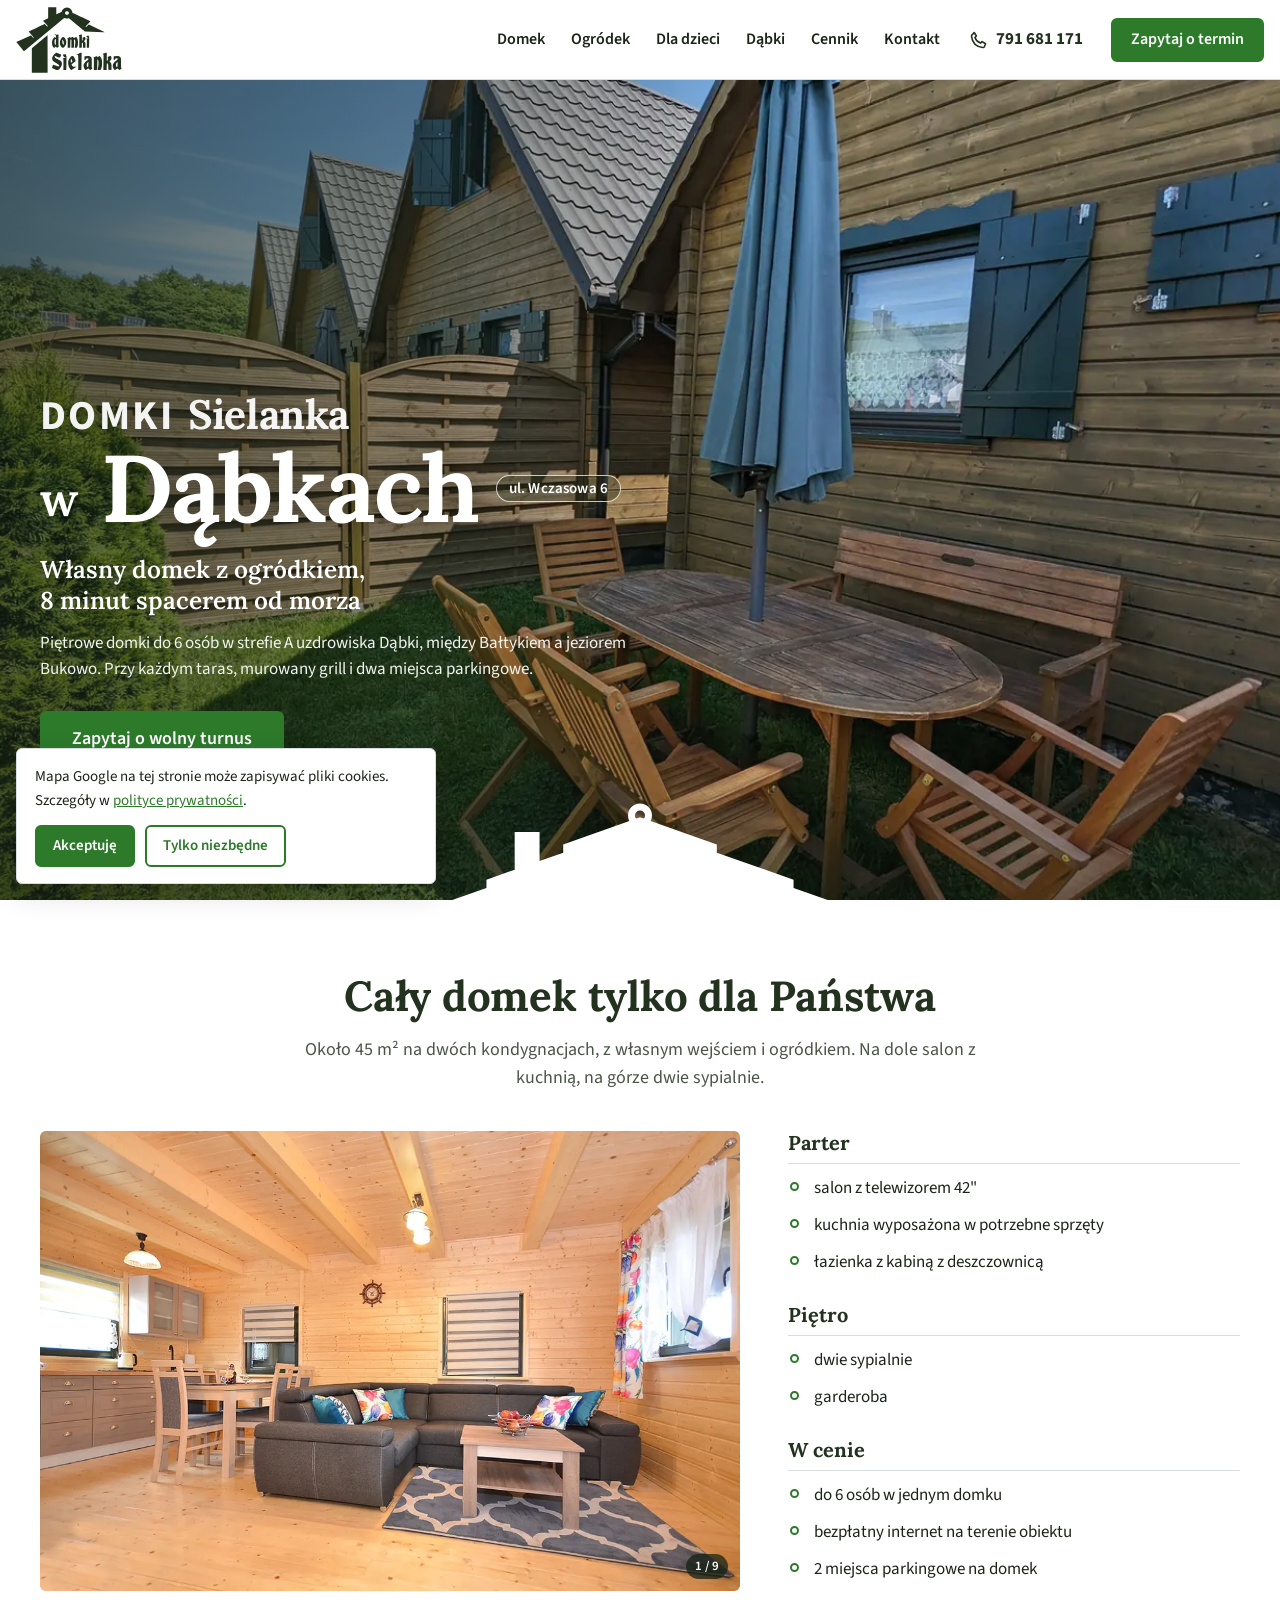
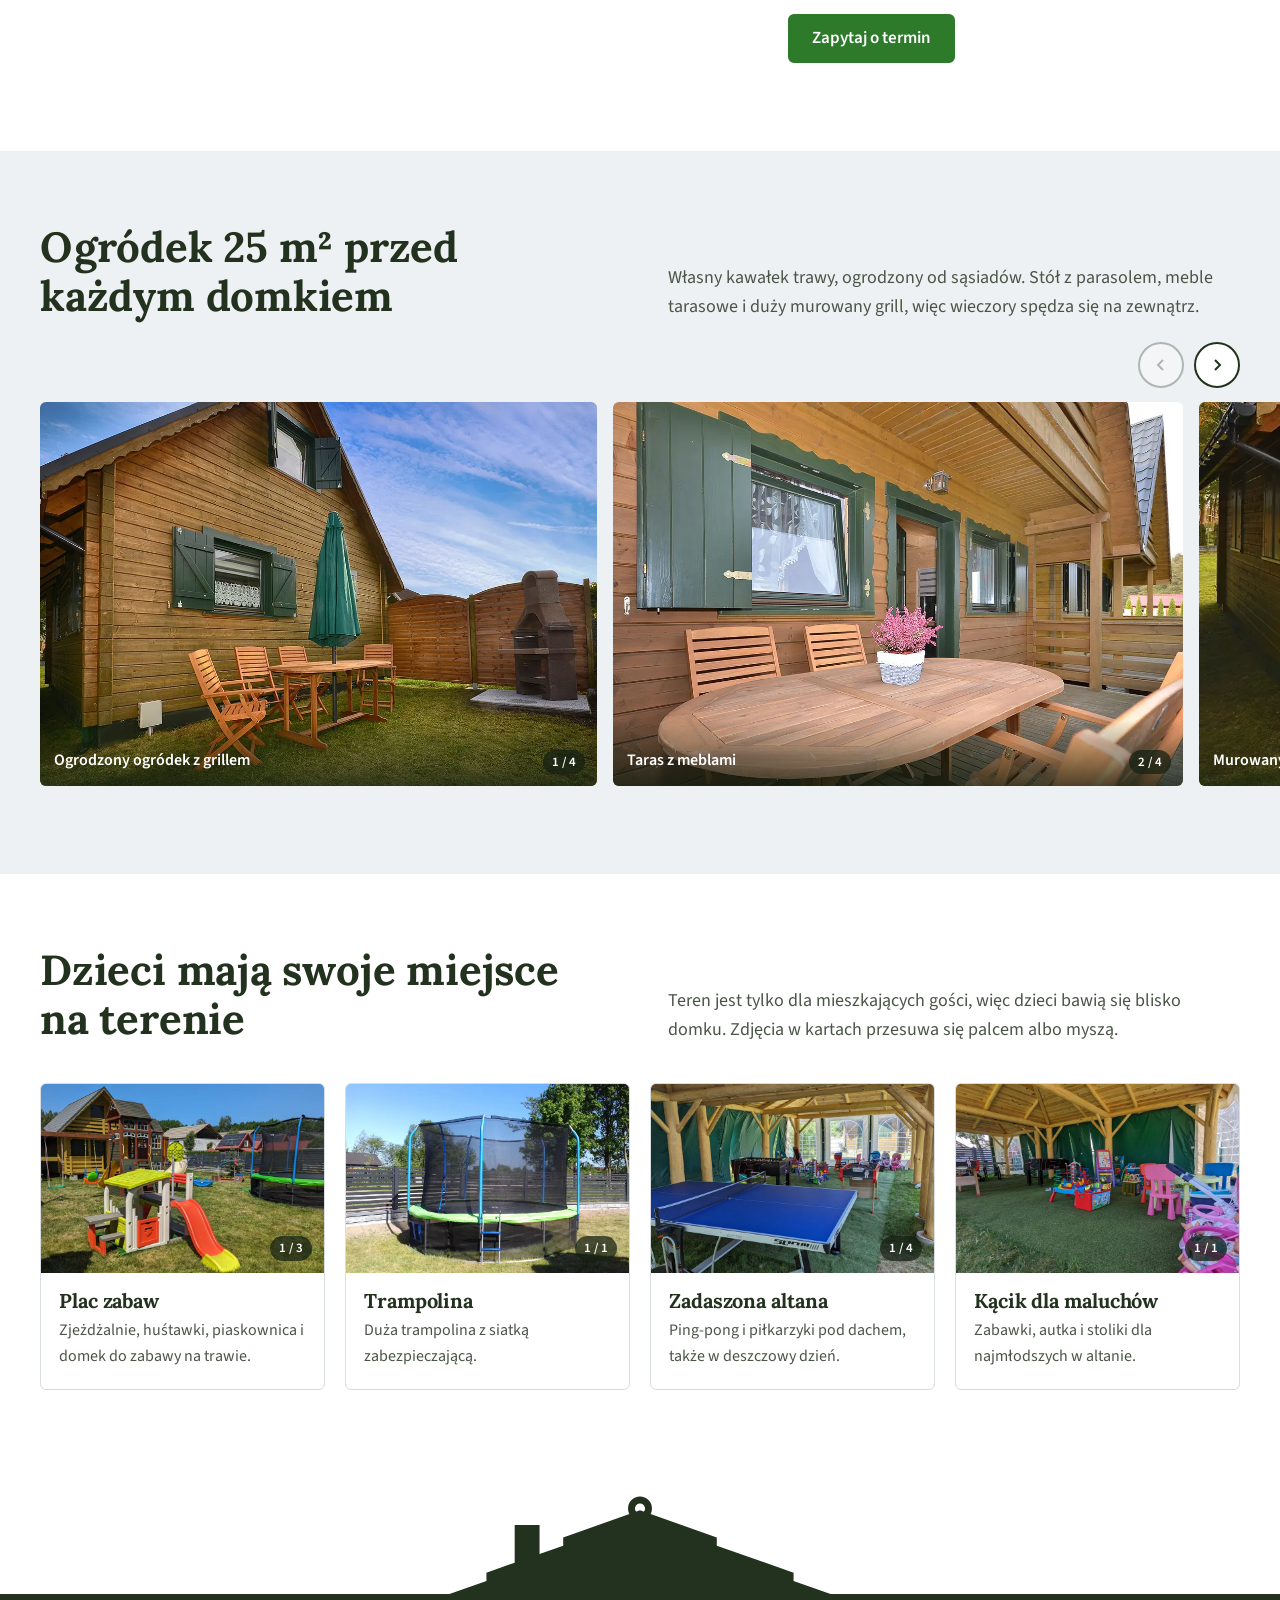
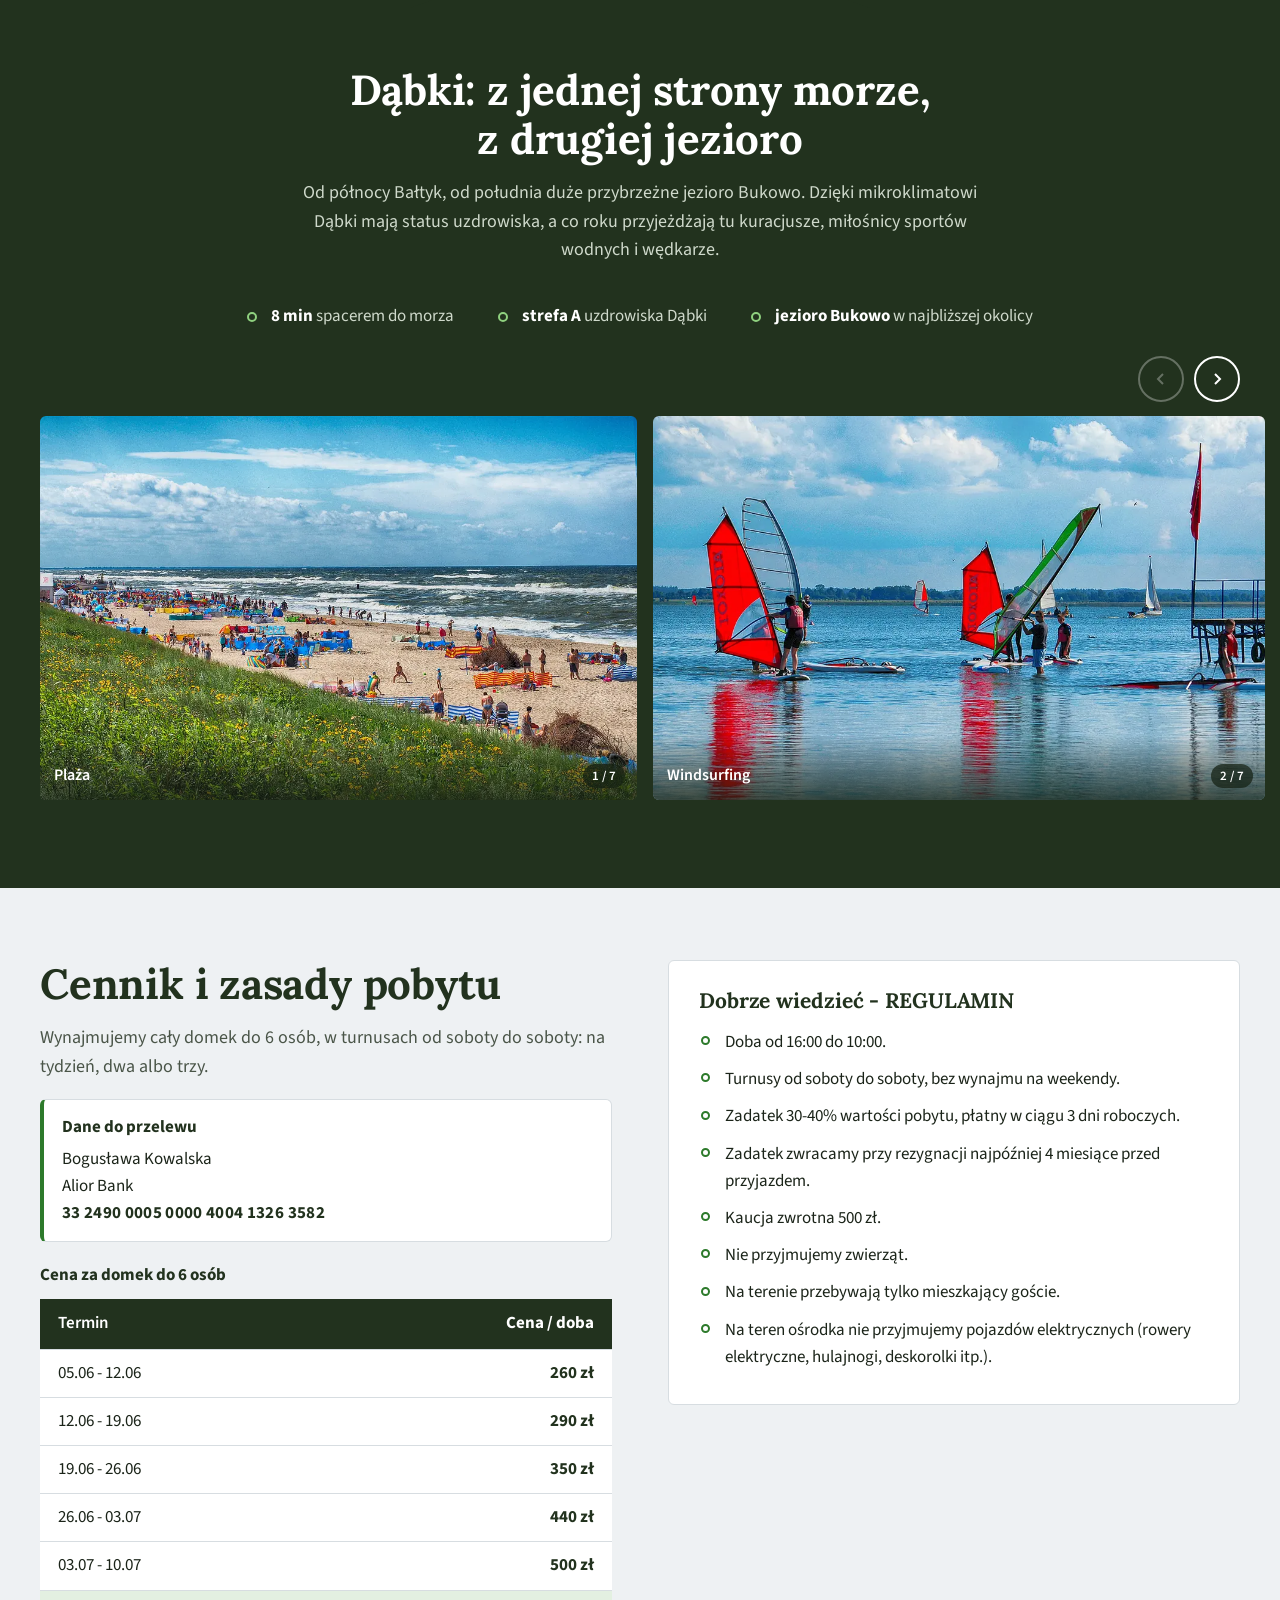
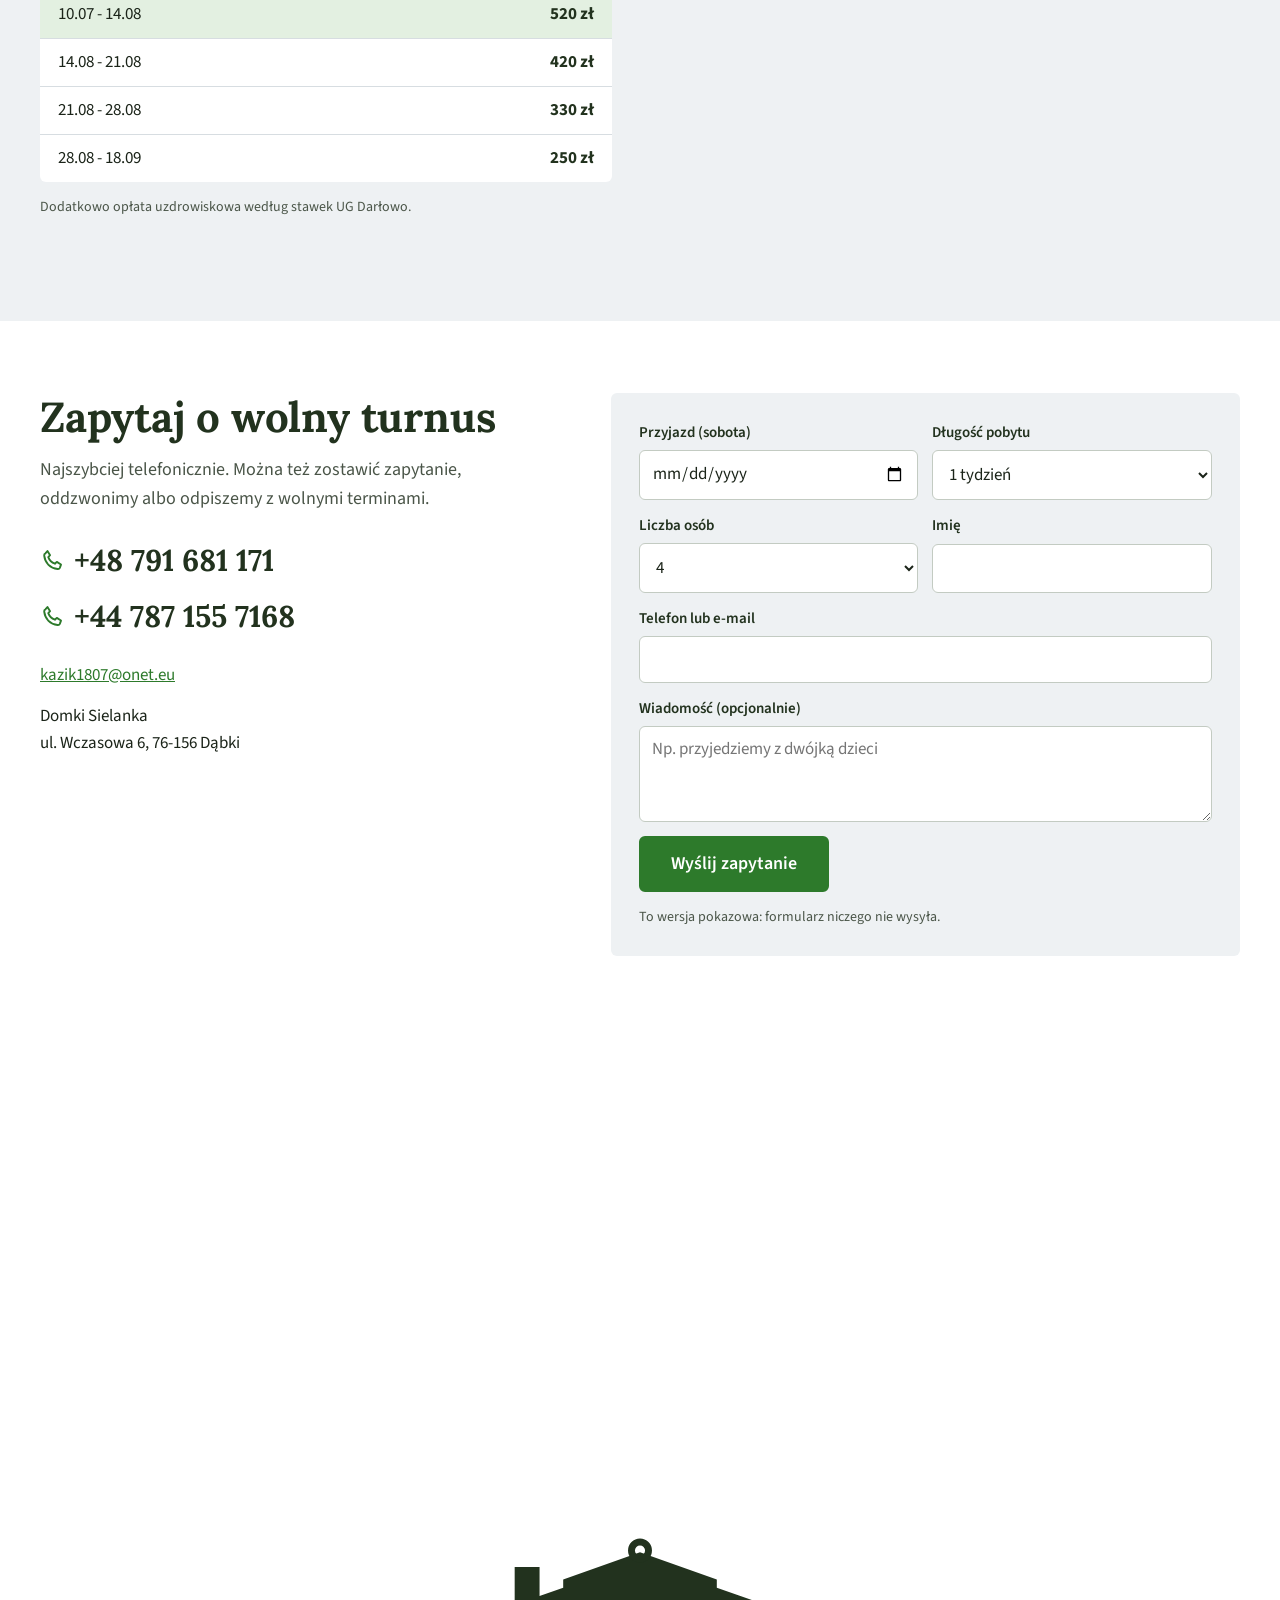
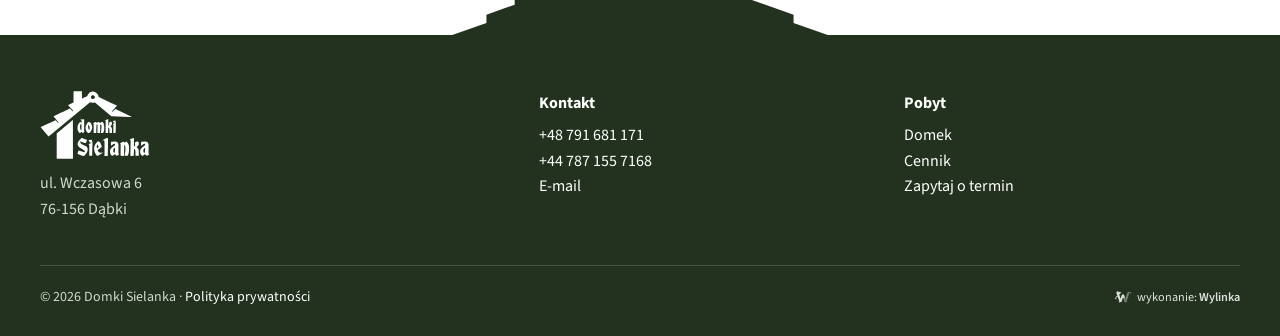
<file: index.koncept.html>
<!doctype html>
<html lang="pl">
<head>
<meta charset="utf-8">
<meta name="viewport" content="width=device-width,initial-scale=1,viewport-fit=cover">
<meta name="robots" content="noindex,nofollow">
<title>Domki Sielanka w Dąbkach | Domki z ogródkiem 8 minut od morza</title>
<meta name="description" content="Piętrowe domki do 6 osób z własnym ogródkiem i murowanym grillem w Dąbkach, w strefie A uzdrowiska, 8 minut spacerem od morza. Zapytaj o wolny turnus: 791 681 171.">
<meta name="theme-color" content="#22321E">
<link rel="preload" href="fonts/lora.woff2" as="font" type="font/woff2" crossorigin>
<link rel="preload" href="img/hero-tel.webp" as="image" media="(max-width: 760px)">
<link rel="preload" href="img/hero-1400.webp" as="image" media="(min-width: 761px)" imagesrcset="img/hero-1400.webp 1400w, img/hero.webp 2000w" imagesizes="100vw">
<link rel="stylesheet" href="style.css">
<link rel="icon" href="data:image/svg+xml,%3Csvg xmlns='http://www.w3.org/2000/svg' viewBox='0 0 32 32'%3E%3Crect width='32' height='32' rx='6' fill='%2322321E'/%3E%3Cpath d='M3 22 16 9l13 13' fill='none' stroke='%23fff' stroke-width='3.4'/%3E%3Ccircle cx='16' cy='8.5' r='3' fill='none' stroke='%23fff' stroke-width='2'/%3E%3C/svg%3E">
</head>
<body>
<svg width="0" height="0" style="position:absolute" aria-hidden="true">
  <symbol id="logo" viewBox="12 22 449 280"><path fill="currentColor" fill-rule="evenodd" d="M427.2 230.8 426.5 231.5 426.0 235.8 426.2 246.5 429.2 246.8 434.8 241.0 436.8 239.8 438.8 239.2 440.8 239.2 442.2 240.0 443.0 241.0 443.2 243.2 442.2 245.0 439.5 247.8 430.5 254.8 425.0 261.2 423.2 264.8 422.2 269.2 422.5 274.5 424.2 281.0 427.0 286.0 430.5 288.8 432.5 289.0 434.0 288.5 441.5 282.8 442.8 282.8 448.8 288.2 451.0 288.8 452.5 287.8 453.2 287.8 459.8 282.5 459.5 281.5 457.0 278.0 457.2 245.2 456.8 240.8 455.8 237.5 454.5 235.2 452.0 232.8 448.5 231.0 444.0 230.2ZM442.5 255.5 443.0 256.0 442.2 274.5 440.8 276.0 439.0 276.5 436.8 274.2 435.8 271.0 435.8 265.5 436.8 262.2 438.8 258.8 442.0 255.5ZM365.8 230.2 364.8 230.2 357.8 235.0 356.5 234.5 356.2 231.8 355.5 230.8 352.8 231.0 347.5 233.0 340.0 237.5 340.0 238.2 342.2 240.8 341.8 287.5 343.0 288.8 351.8 289.2 355.2 288.5 356.0 287.5 357.0 245.2 357.5 244.2 358.2 244.2 360.0 246.5 361.8 254.0 361.8 266.8 358.2 288.5 359.2 289.0 370.2 289.0 371.0 288.2 373.8 282.0 375.8 275.0 376.5 268.5 376.5 249.2 375.5 244.5 372.8 237.8 370.0 233.8 367.2 231.0ZM303.2 230.8 302.5 231.5 302.0 235.8 302.2 246.5 305.2 246.8 310.8 241.0 312.8 239.8 314.8 239.2 316.8 239.2 318.2 240.0 319.0 241.0 319.2 243.2 318.2 245.0 315.5 247.8 306.5 254.8 301.0 261.2 299.2 264.8 298.2 269.2 298.5 274.5 300.2 281.0 303.0 286.0 306.5 288.8 308.5 289.0 310.0 288.5 317.5 282.8 318.8 282.8 324.8 288.2 327.0 288.8 328.5 287.8 329.2 287.8 335.8 282.5 335.5 281.5 333.0 278.0 333.2 245.2 332.8 240.8 331.8 237.5 330.5 235.2 328.0 232.8 324.5 231.0 320.0 230.2ZM318.5 255.5 319.0 256.0 318.2 274.5 316.8 276.0 315.0 276.5 312.8 274.2 311.8 271.0 311.8 265.5 312.8 262.2 314.8 258.8 318.0 255.5ZM251.0 229.5 247.8 230.0 246.2 231.0 240.8 236.8 236.0 244.8 234.0 250.2 233.0 254.8 233.0 264.0 235.0 272.2 237.0 277.2 240.2 283.2 242.0 285.8 244.0 287.8 245.8 288.8 248.5 288.2 268.8 275.8 268.8 275.0 266.8 275.0 261.2 276.0 257.2 276.0 254.5 275.0 250.0 271.0 247.8 267.2 247.2 265.5 247.8 264.8 264.5 252.5 262.8 245.0 258.5 235.8 257.0 233.5 253.2 230.0ZM246.5 242.0 251.0 251.8 251.0 253.5 245.8 258.0 245.0 258.0 244.5 257.2 244.0 254.0 244.0 247.5 244.8 244.2 245.8 242.2ZM222.5 222.5 212.8 224.0 210.2 225.0 212.0 229.2 215.2 233.5 217.8 234.8 222.8 234.8 223.5 235.2 223.2 235.8 221.8 236.0 220.2 237.0 218.5 237.2 210.2 240.5 210.5 241.5 212.8 244.2 213.0 247.8 212.8 286.5 213.2 288.8 222.2 288.8 224.2 288.0 225.0 286.5 226.0 237.5 224.5 235.2 225.0 234.8 226.2 234.8 226.8 234.2 226.8 233.2 224.8 230.0 223.8 223.5ZM181.2 216.0 172.0 224.5 167.0 231.5 165.0 237.8 165.2 243.8 167.2 248.5 171.8 253.5 179.5 258.8 180.2 258.8 191.5 265.8 194.2 268.8 194.5 272.5 194.0 273.8 193.2 274.5 192.5 274.5 169.2 267.2 168.0 269.5 168.0 270.5 167.2 271.5 164.2 280.5 166.0 281.8 169.2 282.8 170.5 283.8 173.8 284.8 180.2 287.8 184.0 288.8 190.0 289.2 193.8 287.5 196.2 285.0 202.5 275.8 204.8 271.2 206.2 266.0 206.5 262.8 205.8 257.8 204.5 254.5 201.8 250.8 199.2 249.0 198.5 249.0 197.2 248.0 196.5 248.0 195.2 247.0 194.5 247.0 193.2 246.0 192.5 246.0 191.2 245.0 190.5 245.0 189.2 244.0 188.5 244.0 187.2 243.0 186.5 243.0 182.2 240.8 179.5 238.8 177.0 236.0 175.8 233.5 175.8 232.0 176.5 230.2 177.8 229.5 193.0 235.8 198.2 236.2 199.8 233.8 203.8 224.2 202.2 223.0 197.2 221.0 196.2 221.0 195.2 220.2 183.2 216.0ZM380.2 220.8 380.0 221.8 383.2 225.8 382.2 288.0 383.5 289.2 395.5 288.8 396.0 288.2 397.0 262.2 398.2 260.8 399.5 260.5 402.0 264.5 403.0 268.8 403.2 288.5 416.2 288.8 416.8 288.0 416.8 269.0 415.8 263.2 414.8 260.8 412.8 257.8 408.0 253.5 408.0 253.0 414.5 246.5 416.2 243.0 416.8 241.0 416.8 237.5 415.5 232.2 413.0 230.0 409.5 230.0 404.8 232.2 400.2 235.2 401.8 241.2 401.8 245.2 400.2 248.2 397.2 250.8 396.8 250.2 396.8 216.0 392.5 216.2ZM287.5 215.8 285.2 216.0 282.5 217.0 267.0 225.2 267.5 226.0 273.0 225.2 274.2 225.8 275.2 227.2 275.8 244.2 275.8 277.0 275.2 288.0 276.5 289.2 288.5 289.2 289.2 288.5 290.2 217.2ZM228.5 155.2 231.0 158.2 231.0 194.8 241.0 195.0 241.5 194.5 242.5 161.8 244.2 159.8 245.8 159.8 246.8 161.0 246.5 194.5 247.2 195.0 256.2 195.0 257.0 194.2 258.0 182.5 258.0 171.5 257.5 165.5 258.0 161.5 259.2 160.0 260.0 160.2 261.8 162.5 262.8 166.2 263.2 171.5 262.0 186.0 260.2 194.2 262.0 195.0 269.2 195.0 270.5 194.0 272.8 189.0 272.8 187.8 273.8 185.0 273.8 182.8 274.5 179.5 274.5 169.0 273.8 163.5 271.8 155.5 270.8 152.8 268.5 150.0 267.5 149.5 264.2 150.0 257.5 154.0 253.0 149.8 250.5 149.5 247.8 150.8 243.2 154.8 242.8 154.2 242.5 149.5 240.5 149.5 238.2 150.0ZM210.2 149.5 207.5 151.0 205.0 153.8 200.0 162.2 198.0 168.5 197.8 176.8 199.0 183.0 201.2 187.8 203.5 191.0 207.8 194.8 211.8 195.0 214.5 193.8 217.5 190.8 221.8 184.0 224.8 175.8 224.8 168.0 222.8 160.5 219.5 154.2 215.2 150.2 213.0 149.5ZM209.0 161.0 210.0 161.5 213.0 167.5 214.0 171.0 214.5 177.0 214.0 180.2 212.8 182.5 211.8 182.0 209.8 178.2 208.0 171.5 208.2 162.0ZM320.0 143.5 314.5 144.0 310.0 145.2 312.0 149.5 314.0 151.8 315.8 152.8 319.0 152.8 319.5 153.2 319.0 154.0 310.0 157.2 312.0 160.0 312.2 162.0 312.0 192.8 312.5 194.8 319.5 194.8 321.5 193.8 322.2 165.8 322.2 154.5 321.5 153.2 323.0 152.0 321.0 148.0 320.8 144.2ZM145.5 141.5 145.0 141.5 78.8 196.8 78.8 300.2 79.2 300.8 145.8 300.5ZM278.2 142.0 278.0 142.8 280.5 145.8 280.0 194.5 280.8 195.0 286.8 195.0 290.5 194.5 291.2 174.5 292.5 172.8 294.0 173.8 295.8 178.2 296.2 194.5 306.2 194.5 306.5 177.5 305.8 174.5 303.8 171.0 299.8 167.5 299.8 166.8 304.0 162.8 305.8 160.2 306.2 158.2 306.2 153.8 305.5 151.0 303.2 149.0 301.2 149.0 298.5 150.0 294.2 152.8 293.8 153.8 295.0 158.8 294.8 161.2 293.0 164.2 291.5 164.8 291.2 138.8 290.8 138.2 288.8 138.2ZM175.2 136.0 175.0 136.5 181.0 143.2 181.8 151.5 180.5 152.0 176.2 149.2 171.8 153.0 168.2 157.8 166.2 162.0 165.0 166.2 164.5 170.0 164.5 178.0 165.0 181.5 166.0 185.0 169.0 191.2 172.5 194.8 175.5 194.8 180.5 189.8 181.0 189.8 185.0 194.8 187.0 195.0 189.0 193.8 193.0 189.2 193.0 186.8 191.8 184.8 192.0 139.2 191.5 138.2 182.2 139.2 178.8 138.0ZM178.5 157.8 181.0 159.8 180.2 182.5 179.5 183.5 178.8 183.2 176.8 180.8 175.8 178.0 174.8 170.8 175.0 166.5 176.8 160.2 177.8 158.2ZM13.0 170.8 44.2 208.8 45.5 209.5 216.2 68.2 224.5 70.8 231.0 70.8 234.2 69.8 236.2 69.8 303.8 125.8 380.0 128.8 386.5 128.8 386.8 128.2 320.5 96.2 309.2 107.2 308.2 107.2 306.8 105.2 325.8 84.2 327.0 82.2 305.5 72.0 304.8 72.0 301.2 70.0 300.5 70.0 295.0 67.0 283.5 62.0 278.0 59.0 266.5 54.0 261.0 51.0 251.8 47.0 250.8 46.0 250.8 44.0 249.8 40.0 246.8 34.2 241.2 28.8 236.2 26.0 233.0 25.0 227.0 24.5 222.5 25.0 216.2 27.5 212.8 30.0 209.0 34.0 206.2 38.8 205.2 42.2 204.2 43.2 192.2 49.0 191.5 49.0 184.0 53.0 183.2 53.0 182.8 52.5 182.5 23.0 148.2 23.0 148.0 69.5 126.2 80.0 126.2 80.8 145.8 102.0 146.5 103.5 145.0 105.0 144.2 105.0 133.2 94.0 132.2 94.0 127.0 97.0 115.8 102.0 108.2 106.0 107.5 106.0 106.2 107.0 105.5 107.0 104.2 108.0 103.5 108.0 98.0 111.0 86.8 116.0 81.2 119.0 80.5 119.0 75.2 122.0 74.5 122.0 66.2 126.0 66.2 127.0 86.0 150.8 86.2 151.8 84.5 153.8 75.8 143.0 74.5 142.8 13.0 170.0ZM225.2 39.8 229.2 39.5 231.5 40.2 235.0 43.5 235.8 45.5 235.8 49.2 235.0 51.2 233.5 53.0 230.5 55.0 226.5 55.2 224.2 54.5 220.8 51.2 220.0 49.2 220.0 45.5 220.8 43.5 222.2 41.8Z"/></symbol>
  <symbol id="tel" viewBox="0 0 20 20"><path d="M6.2 2.5 8.4 6 6.9 7.6c.8 2.2 3.3 4.7 5.5 5.5l1.6-1.5 3.5 2.2-1 2.7c-.3.7-1 1.1-1.8 1-6.2-.8-10.4-5-11.2-11.2-.1-.8.3-1.5 1-1.8z" fill="none" stroke="currentColor" stroke-width="1.6" stroke-linejoin="round"/></symbol>
  <symbol id="dachD" viewBox="0 -30 1000 250"><path d="M0 220.0 166.7 161.3 166.7 143.3 228 121.7 228 40.0 282 40.0 282 102.7 333.3 84.7 333.3 66.7 500 8.0 666.7 66.7 666.7 84.7 833.3 143.3 833.3 161.3 1000 220.0 1000 220.0Z"/><path fill-rule="evenodd" d="M500 -22a26 26 0 1 1 0 52a26 26 0 1 1 0-52ZM500 -7a11 11 0 1 0 0 22a11 11 0 1 0 0-22Z"/></symbol>
  <!-- dach z logo: deski zachodzące na siebie + kółko w kalenicy -->
  <symbol id="daszek" viewBox="0 0 40 22"><path d="M2 20 9 15.2l-.6-1.7L15 9l-.6-1.7L20 3.6l5.6 3.7L25 9l6.6 4.5-.6 1.7L38 20" fill="none" stroke="currentColor" stroke-width="3" stroke-linejoin="bevel"/><circle cx="20" cy="4" r="2.6" fill="none" stroke="currentColor" stroke-width="1.8"/></symbol>
</svg>

<header class="naglowek" id="gora">
  <div class="naglowek-in">
    <a class="logo" href="#gora" aria-label="Domki Sielanka, początek strony"><svg aria-hidden="true"><use href="#logo"/></svg></a>
    <nav class="menu" id="menu" aria-label="Menu główne">
      <a href="#domek">Domek</a>
      <a href="#ogrodek">Ogródek</a>
      <a href="#dzieci">Dla dzieci</a>
      <a href="#dabki">Dąbki</a>
      <a href="#cennik">Cennik</a>
      <a href="#termin">Kontakt</a>
      <div class="menu-tel"><a href="tel:+48791681171">+48 791 681 171</a><a href="tel:+447871557168">+44 787 155 7168</a></div>
    </nav>
    <a class="nag-tel" href="tel:+48791681171" aria-label="Zadzwoń: 791 681 171"><svg aria-hidden="true"><use href="#tel"/></svg><span>791 681 171</span></a>
    <a class="przycisk nag-cta" href="#termin">Zapytaj o termin</a>
    <button class="burger" id="burger" type="button" aria-expanded="false" aria-controls="menu" aria-label="Otwórz menu"><span></span><span></span></button>
  </div>
</header>

<main>
<section class="hero" aria-label="Domki Sielanka w Dąbkach">
  <picture class="hero-foto">
    <source media="(max-width: 760px)" srcset="img/hero-tel.webp">
    <img src="img/hero-1400.webp" srcset="img/hero-1400.webp 1400w, img/hero.webp 2000w" sizes="100vw" alt="Drewniane domki Sielanka, każdy z własnym ogródkiem, stołem i parasolem" width="2000" height="1125" fetchpriority="high">
  </picture>
  <div class="hero-in">
    <h1 class="marka-h"><span class="mh-nazwa"><span class="mh-domki">DOMKI</span> Sielanka</span> <span class="mh-gdzie"><span class="mh-dabki"><span class="mh-w">w</span>&nbsp;Dąbkach</span> <span class="mh-ulica">ul. Wczasowa 6</span></span></h1>
    <p class="haslo">Własny domek z&nbsp;ogródkiem, 8&nbsp;minut spacerem od&nbsp;morza</p>
    <p class="lead">Piętrowe domki do 6 osób w strefie A uzdrowiska Dąbki, między Bałtykiem a jeziorem Bukowo. Przy każdym taras, murowany grill i dwa miejsca parkingowe.</p>
    <a class="przycisk przycisk-duzy" id="hero-cta" href="#termin">Zapytaj o wolny turnus</a>
  </div>
  <svg class="dach" viewBox="0 -30 1000 250" aria-hidden="true"><use href="#dachD"/></svg>
</section>

<section class="sekcja" id="domek" aria-labelledby="h-domek">
  <div class="wrap">
    <div class="glowa srodek">
      <h2 id="h-domek">Cały domek tylko dla Państwa</h2>
      <p>Około 45 m² na dwóch kondygnacjach, z własnym wejściem i ogródkiem. Na dole salon z kuchnią, na górze dwie sypialnie.</p>
    </div>
    <div class="domek">
      <div class="galeria galeria-duza" data-galeria data-nazwa="domku">
        <div class="tor">
          <img src="img/w-salon.webp" alt="Salon z narożnikiem i aneksem kuchennym" width="1100" height="709" loading="lazy">
          <img src="img/w-jadalnia.webp" alt="Stół jadalny i kuchnia z lodówką" width="1100" height="723" loading="lazy">
          <img src="img/w-kuchnia.webp" alt="Kuchnia z płytą, zlewem i czajnikiem" width="1100" height="739" loading="lazy">
          <img src="img/w-salon2.webp" alt="Salon w drewnie, widok na kuchnię" width="1100" height="749" loading="lazy">
          <img src="img/w-schody.webp" alt="Schody na piętro i telewizor w salonie" width="1100" height="729" loading="lazy">
          <img src="img/w-sypialnia.webp" alt="Sypialnia na poddaszu" width="1100" height="714" loading="lazy">
          <img src="img/w-sypialnia2.webp" alt="Sypialnia z dwoma łóżkami pod skosem" width="1100" height="746" loading="lazy">
          <img src="img/w-sypialnia3.webp" alt="Druga sypialnia z oknem dachowym" width="1100" height="730" loading="lazy">
          <img src="img/w-lazienka.webp" alt="Łazienka z kabiną prysznicową z deszczownicą" width="1100" height="795" loading="lazy">
        </div>
      </div>
      <div class="domek-opis">
        <div class="poziom">
          <h3>Parter</h3>
          <ul class="kolka">
            <li>salon z telewizorem 42"</li>
            <li>kuchnia wyposażona w potrzebne sprzęty</li>
            <li>łazienka z kabiną z deszczownicą</li>
          </ul>
        </div>
        <div class="poziom">
          <h3>Piętro</h3>
          <ul class="kolka">
            <li>dwie sypialnie</li>
            <li>garderoba</li>
          </ul>
        </div>
        <div class="poziom">
          <h3>W cenie</h3>
          <ul class="kolka">
            <li>do 6 osób w jednym domku</li>
            <li>bezpłatny internet na terenie obiektu</li>
            <li>2 miejsca parkingowe na domek</li>
          </ul>
        </div>
        <a class="przycisk" href="#termin">Zapytaj o termin</a>
      </div>
    </div>
  </div>
</section>

<section class="sekcja szara" id="ogrodek" aria-labelledby="h-ogr">
  <div class="wrap">
    <div class="glowa glowa-bok">
      <h2 id="h-ogr">Ogródek 25 m² przed każdym domkiem</h2>
      <p>Własny kawałek trawy, ogrodzony od sąsiadów. Stół z parasolem, meble tarasowe i duży murowany grill, więc wieczory spędza się na zewnątrz.</p>
    </div>
  </div>
  <div class="tor-poziomy" data-ciagnij tabindex="0" aria-label="Zdjęcia ogródków, przesuń w bok">
    <figure class="kafel"><img src="img/o-ogrodek.webp" alt="Ogródek z meblami ogrodowymi, parasolem i murowanym grillem" width="1100" height="759" loading="lazy"><figcaption>Ogrodzony ogródek z grillem</figcaption></figure>
    <figure class="kafel"><img src="img/o-taras.webp" alt="Taras domku z drewnianym stołem i krzesłami" width="1100" height="741" loading="lazy"><figcaption>Taras z meblami</figcaption></figure>
    <figure class="kafel"><img src="img/o-grill.webp" alt="Stół pod parasolem i murowany grill w ogródku" width="1200" height="570" loading="lazy"><figcaption>Murowany grill</figcaption></figure>
    <figure class="kafel"><img src="img/domek-front.webp" alt="Drewniany domek Sielanka od frontu, z gankiem i kwiatami" width="1000" height="1179" loading="lazy"><figcaption>Domek od frontu</figcaption></figure>
  </div>
</section>

<section class="sekcja" id="dzieci" aria-labelledby="h-dz">
  <div class="wrap">
    <div class="glowa glowa-bok">
      <h2 id="h-dz">Dzieci mają swoje miejsce na terenie</h2>
      <p>Teren jest tylko dla mieszkających gości, więc dzieci bawią się blisko domku. Zdjęcia w kartach przesuwa się palcem albo myszą.</p>
    </div>
    <div class="karty">
      <article class="karta">
        <div class="galeria" data-galeria data-nazwa="placu zabaw">
          <div class="tor"><img src="img/t-plac.webp" alt="Plac zabaw z domkiem, zjeżdżalnią i trampoliną" width="1000" height="562" loading="lazy"><img src="img/t-zjezdzalnia.webp" alt="Drewniany zestaw z żółtą zjeżdżalnią" width="1000" height="587" loading="lazy"><img src="img/t-plac2.webp" alt="Plac zabaw z piaskownicą i huśtawkami" width="1000" height="562" loading="lazy"></div>
        </div>
        <div class="karta-tresc"><h3>Plac zabaw</h3><p>Zjeżdżalnie, huśtawki, piaskownica i domek do zabawy na trawie.</p></div>
      </article>
      <article class="karta">
        <div class="galeria" data-galeria data-nazwa="trampoliny">
          <div class="tor"><img src="img/t-trampolina.webp" alt="Trampolina z siatką zabezpieczającą" width="1000" height="647" loading="lazy"></div>
        </div>
        <div class="karta-tresc"><h3>Trampolina</h3><p>Duża trampolina z siatką zabezpieczającą.</p></div>
      </article>
      <article class="karta">
        <div class="galeria" data-galeria data-nazwa="altany">
          <div class="tor"><img src="img/t-pingpong.webp" alt="Stół do ping-ponga w zadaszonej altanie" width="1000" height="562" loading="lazy"><img src="img/t-altana.webp" alt="Zadaszona drewniana altana na trawie" width="1000" height="562" loading="lazy"><img src="img/t-pilkarzyki.webp" alt="Piłkarzyki w altanie" width="1000" height="562" loading="lazy"><img src="img/t-wieczor.webp" alt="Altana wieczorem" width="1000" height="562" loading="lazy"></div>
        </div>
        <div class="karta-tresc"><h3>Zadaszona altana</h3><p>Ping-pong i piłkarzyki pod dachem, także w deszczowy dzień.</p></div>
      </article>
      <article class="karta">
        <div class="galeria" data-galeria data-nazwa="kącika zabaw">
          <div class="tor"><img src="img/t-zabawki.webp" alt="Kącik z zabawkami i pojazdami dla maluchów w altanie" width="1000" height="562" loading="lazy"></div>
        </div>
        <div class="karta-tresc"><h3>Kącik dla maluchów</h3><p>Zabawki, autka i stoliki dla najmłodszych w altanie.</p></div>
      </article>
    </div>
  </div>
</section>

<section class="sekcja ciemna" id="dabki" aria-labelledby="h-dab">
  <svg class="dach dach-gora" viewBox="0 -30 1000 250" aria-hidden="true"><use href="#dachD"/></svg>
  <div class="wrap">
    <div class="glowa srodek">
      <h2 id="h-dab">Dąbki: z&nbsp;jednej strony morze, z&nbsp;drugiej jezioro</h2>
      <p>Od północy Bałtyk, od południa duże przybrzeżne jezioro Bukowo. Dzięki mikroklimatowi Dąbki mają status uzdrowiska, a co roku przyjeżdżają tu kuracjusze, miłośnicy sportów wodnych i wędkarze.</p>
    </div>
    <ul class="odleglosci">
      <li><b>8 min</b> spacerem do morza</li>
      <li><b>strefa A</b> uzdrowiska Dąbki</li>
      <li><b>jezioro Bukowo</b> w najbliższej okolicy</li>
    </ul>
  </div>
  <div class="tor-poziomy tor-okolica" data-ciagnij tabindex="0" aria-label="Zdjęcia okolicy, przesuń w bok">
    <figure class="kafel"><img src="img/k-plaza2.webp" alt="Szeroka piaszczysta plaża i wydmy nad Bałtykiem" width="1000" height="643" loading="lazy"><figcaption>Plaża</figcaption></figure>
    <figure class="kafel"><img src="img/k-windsurf.webp" alt="Windsurferzy na płytkiej wodzie" width="1000" height="628" loading="lazy"><figcaption>Windsurfing</figcaption></figure>
    <figure class="kafel"><img src="img/k-lodzie.webp" alt="Kolorowe łodzie rybackie na plaży" width="1000" height="557" loading="lazy"><figcaption>Łodzie rybackie</figcaption></figure>
    <figure class="kafel"><img src="img/k-jezioro.webp" alt="Kajaki i rowery wodne nad brzegiem jeziora" width="1000" height="626" loading="lazy"><figcaption>Kajaki i rowery wodne</figcaption></figure>
    <figure class="kafel"><img src="img/k-zachod.webp" alt="Zachód słońca nad morzem, łodzie na plaży" width="1000" height="682" loading="lazy"><figcaption>Zachód słońca</figcaption></figure>
    <figure class="kafel"><img src="img/k-konie.webp" alt="Przejażdżka konna brzegiem morza o zachodzie" width="1000" height="662" loading="lazy"><figcaption>Konno brzegiem morza</figcaption></figure>
    <figure class="kafel"><img src="img/k-pomost.webp" alt="Pomost nad jeziorem o zachodzie słońca" width="1000" height="613" loading="lazy"><figcaption>Pomost nad jeziorem</figcaption></figure>
  </div>
</section>

<section class="sekcja szara" id="cennik" aria-labelledby="h-cen">
  <div class="wrap cennik">
    <div>
      <h2 id="h-cen">Cennik i zasady pobytu</h2>
      <p class="wstep">Wynajmujemy cały domek do 6 osób, w turnusach od soboty do soboty: na tydzień, dwa albo trzy.</p>
      <div class="przelew">
        <p class="przelew-tyt">Dane do przelewu</p>
        <p>Bogusława Kowalska<br>Alior Bank<br><span class="konto">33 2490 0005 0000 4004 1326 3582</span></p>
      </div>
      <table class="tabela">
        <caption>Cena za domek do 6 osób</caption>
        <thead><tr><th scope="col">Termin</th><th scope="col">Cena / doba</th></tr></thead>
        <tbody>
          <tr><td>05.06 - 12.06</td><td>260 zł</td></tr>
          <tr><td>12.06 - 19.06</td><td>290 zł</td></tr>
          <tr><td>19.06 - 26.06</td><td>350 zł</td></tr>
          <tr><td>26.06 - 03.07</td><td>440 zł</td></tr>
          <tr><td>03.07 - 10.07</td><td>500 zł</td></tr>
          <tr class="szczyt"><td>10.07 - 14.08</td><td>520 zł</td></tr>
          <tr><td>14.08 - 21.08</td><td>420 zł</td></tr>
          <tr><td>21.08 - 28.08</td><td>330 zł</td></tr>
          <tr><td>28.08 - 18.09</td><td>250 zł</td></tr>
        </tbody>
      </table>
      <p class="male">Dodatkowo opłata uzdrowiskowa według stawek UG Darłowo.</p>
    </div>
    <div class="zasady">
      <h3>Dobrze wiedzieć - REGULAMIN</h3>
      <ul class="kolka">
        <li>Doba od 16:00 do 10:00.</li>
        <li>Turnusy od soboty do soboty, bez wynajmu na weekendy.</li>
        <li>Zadatek 30-40% wartości pobytu, płatny w ciągu 3 dni roboczych.</li>
        <li>Zadatek zwracamy przy rezygnacji najpóźniej 4 miesiące przed przyjazdem.</li>
        <li>Kaucja zwrotna 500 zł.</li>
        <li>Nie przyjmujemy zwierząt.</li>
        <li>Na terenie przebywają tylko mieszkający goście.</li>
        <li>Na teren ośrodka nie przyjmujemy pojazdów elektrycznych (rowery elektryczne, hulajnogi, deskorolki itp.).</li>
      </ul>
    </div>
  </div>
</section>

<section class="sekcja" id="termin" aria-labelledby="h-ter">
  <div class="wrap termin">
    <div class="termin-tekst">
      <h2 id="h-ter">Zapytaj o wolny turnus</h2>
      <p class="wstep">Najszybciej telefonicznie. Można też zostawić zapytanie, oddzwonimy albo odpiszemy z wolnymi terminami.</p>
      <p class="telefony"><a href="tel:+48791681171"><svg aria-hidden="true"><use href="#tel"/></svg>+48 791 681 171</a><a href="tel:+447871557168"><svg aria-hidden="true"><use href="#tel"/></svg>+44 787 155 7168</a></p>
      <p><a href="mailto:kazik1807@onet.eu">kazik1807@onet.eu</a></p>
      <p>Domki Sielanka<br>ul. Wczasowa 6, 76-156 Dąbki</p>
    </div>
    <form class="formularz" id="formularz" novalidate>
      <div class="pola-2">
        <label>Przyjazd (sobota)<input type="date" name="przyjazd" required></label>
        <label>Długość pobytu<select name="tygodnie"><option>1 tydzień</option><option>2 tygodnie</option><option>3 tygodnie</option></select></label>
      </div>
      <div class="pola-2">
        <label>Liczba osób<select name="osoby"><option>2</option><option>3</option><option selected>4</option><option>5</option><option>6</option></select></label>
        <label>Imię<input type="text" name="imie" autocomplete="given-name" required></label>
      </div>
      <label>Telefon lub e-mail<input type="text" name="kontakt" autocomplete="tel" required></label>
      <label>Wiadomość (opcjonalnie)<textarea name="wiad" rows="3" placeholder="Np. przyjedziemy z dwójką dzieci"></textarea></label>
      <button class="przycisk przycisk-duzy" type="submit">Wyślij zapytanie</button>
      <p class="info-form" id="info-form" role="status">To wersja pokazowa: formularz niczego nie wysyła.</p>
    </form>
  </div>
  <div class="wrap mapa">
    <iframe title="Mapa dojazdu: Domki Sielanka, ul. Wczasowa 6, Dąbki" src="https://www.google.com/maps/embed?pb=!1m18!1m12!1m3!1d7376.390120022618!2d16.30958998419019!3d54.38494617662454!2m3!1f0!2f0!3f0!3m2!1i1024!2i768!4f13.1!3m3!1m2!1s0x4701d57fe09e1d1d%3A0x8ab7d6a82dd980e!2sDomki%20Sielanka!5e0!3m2!1spl!2spl!4v1713438789773!5m2!1spl!2spl" loading="lazy" referrerpolicy="no-referrer-when-downgrade"></iframe>
  </div>
</section>
</main>

<footer class="stopka">
  <svg class="dach dach-gora" viewBox="0 -30 1000 250" aria-hidden="true"><use href="#dachD"/></svg>
  <div class="wrap stopka-in">
    <div class="st-marka">
      <a class="logo logo-stopka" href="#gora" aria-label="Domki Sielanka, do góry"><svg aria-hidden="true"><use href="#logo"/></svg></a>
      <p>ul. Wczasowa 6<br>76-156 Dąbki</p>
    </div>
    <div>
      <p class="st-tyt">Kontakt</p>
      <p><a href="tel:+48791681171">+48 791 681 171</a><br><a href="tel:+447871557168">+44 787 155 7168</a><br><a href="mailto:kazik1807@onet.eu">E-mail</a></p>
    </div>
    <div>
      <p class="st-tyt">Pobyt</p>
      <p><a href="#domek">Domek</a><br><a href="#cennik">Cennik</a><br><a href="#termin">Zapytaj o termin</a></p>
    </div>
  </div>
  <div class="wrap stopka-dol">
    <p>© 2026 Domki Sielanka · <a href="polityka.html">Polityka prywatności</a></p>
<style>
.wylinka-badge{display:inline-flex;align-items:center;gap:.4em;color:inherit;text-decoration:none;font-size:.875em;line-height:1;opacity:.85}
.wylinka-badge:hover,.wylinka-badge:focus-visible{opacity:1}
.wylinka-badge:focus-visible{outline:2px solid currentColor;outline-offset:3px;border-radius:2px}
.wylinka-badge svg{width:18px;height:18px;flex:none;overflow:visible}
.wylinka-badge b{font-weight:600}
.wylinka-badge .wy-old{opacity:.45;transform-origin:40px 30px;transition:transform .32s cubic-bezier(.3,.7,.4,1),opacity .32s ease-out}
.wylinka-badge .wy-pod{opacity:0;transition:opacity .2s ease-out .08s}
.wylinka-badge:hover .wy-old,.wylinka-badge:focus-visible .wy-old{transform:translate(9px,7px) rotate(9deg);opacity:0}
.wylinka-badge:hover .wy-pod,.wylinka-badge:focus-visible .wy-pod{opacity:1}
@media (prefers-reduced-motion:reduce){.wylinka-badge .wy-old,.wylinka-badge .wy-pod{transition:none}.wylinka-badge:hover .wy-old,.wylinka-badge:focus-visible .wy-old{transform:none;opacity:.45}.wylinka-badge:hover .wy-pod,.wylinka-badge:focus-visible .wy-pod{opacity:0}}
</style>
<a class="wylinka-badge" href="https://wylinka.pl/?utm_source=domkisielanka.pl&amp;utm_medium=stopka&amp;utm_campaign=wykonanie" rel="noopener" title="Strona wykonana przez Wylinka"><svg viewBox="0 0 64 64" aria-hidden="true" focusable="false" fill="currentColor"><path d="M9.8 22.8l-1.2-7.9 2.2-3.7 15.5 4.6-.5 1.5-7.2 5.5 4.7 15.6 5-15.6 7 0 4.1 12.7-4.2-.9-2.6 1.8-.8-2.2-5.3 15.6-4.3 0 .4 .2-2.1 2.8-1.3-1.1 1.1-1.4-3.1 .2-.1-1.7 2.2-.1-5.7-16.5-4.8 .6-.8 3.1 0 .5-.3 .5 .8 2.2-1.6 .5-.4-1.3-.8 1.6-1.5-.8 .8-1.6-1.4 .6-.6-1.6 2.3-.8 .2-.4 1.3-4.8 5.9-.8-2.4-6.9zM15.2 13.7l-.1-.4-.4 .8-.1 .8 .1 1 .1 .4 .3 .7 .3-.9 .1-.7 0-.8z"/><path class="wy-pod" d="M37.1 49.8l-4.5-13.3 2.6-1.8 4.2 .9 .9 2.8 3-9.7 0-.5 .1-.8 3.2-8.4 .5-1 .6-1 .9-1.1 1.3-1 1.1-.7 1.4-.5 1.4-.3 .7 0 .9 0 1.2 .3 1.4 .6 .8 .5 .7 .7 .6 .7 .5 .9 .3 .9 .1 .9 0 .8-.2 .9-.5 .9-.5 .6-.7 .5-.7 .3-.1-.1 0-.1 .5-.5 .3-.7 .2-.5 0-.6-.1-.6-.3-.7-.4-.5-.4-.4-.5-.3-.6-.3-.7 0-.7 .1-.6 .1-.5 .4-.5 .5-.3 .5-.2 .7-.1 1.5-1.4 5.1-.8 3.3-.3 .7-.5 .7-6 17.5 1.9 .1-.1 1.7-3.1-.2 1.1 1.4-1.3 1.1-2.1-2.8 .4-.2z"/><path class="wy-old" d="M40.8 50l.4-.2-4.1 0-4.2-12.5 2.5-1.7 4.3 .9 .6 1.9 .6-1.6 0-.3 2.4-7.8 0-.5 .1-.8 3.2-8.4 .4-.8 .6-.9 .9-1.2 .9-.9 1.3-.8 1.4-.6 1.2-.3 1.4-.1 1.3 .1 .6 .2 .8 .3 1.1 .6 .9 .7 .7 .9 .5 .9 .3 .9 .1 1.1-.1 .9-.3 .9-.4 .7-.6 .7-.6 .4-.6 .2-.1-.1 0-.1 .5-.5 .3-.7 .2-.5 0-.5-.1-.6-.2-.6-.3-.5-.4-.5-.5-.3-.6-.3-.7-.1-.6 0-.6 .1-.6 .3-.6 .5-.3 .4-.2 .5-.1 .5-.1 1.5-1.4 5.1-.8 3.3-.3 .7-.5 .7-6 17.5 1.9 .1-.1 1.7-3.1-.2 1.1 1.4-1.3 1.1zM49.6 17.1l.6 1.7-1.5 1.9 .4 .4 1.8-2.1-.7-2.1zM48.1 28.3l.5 1.8-1.7 1.8 .4 .4 1.9-2-.6-2.2zM37.9 41.7l1.7-1.5-.4-.4-1.7 1.4zM42.6 38.7l-1.5 2.8 1.1 2-1.3 2.6 .5 .2 1.5-2.8-1.1-2 1.4-2.5z"/></svg><span>wykonanie: <b>Wylinka</b></span></a>
  </div>
</footer>

<div class="pasek-mob" id="pasek" aria-hidden="true">
  <a href="tel:+48791681171" tabindex="-1"><svg aria-hidden="true"><use href="#tel"/></svg>Zadzwoń</a>
  <a class="pm-cta" href="#termin" tabindex="-1">Zapytaj o termin</a>
</div>

<div class="cookies" id="cookies" role="dialog" aria-label="Pliki cookies" hidden>
  <p>Mapa Google na tej stronie może zapisywać pliki cookies. Szczegóły w <a href="polityka.html">polityce prywatności</a>.</p>
  <div><button type="button" class="przycisk" data-zgoda="tak">Akceptuję</button><button type="button" class="przycisk przycisk-obrys" data-zgoda="nie">Tylko niezbędne</button></div>
</div>

<script src="app.js" defer></script>
</body>
</html>
</file>
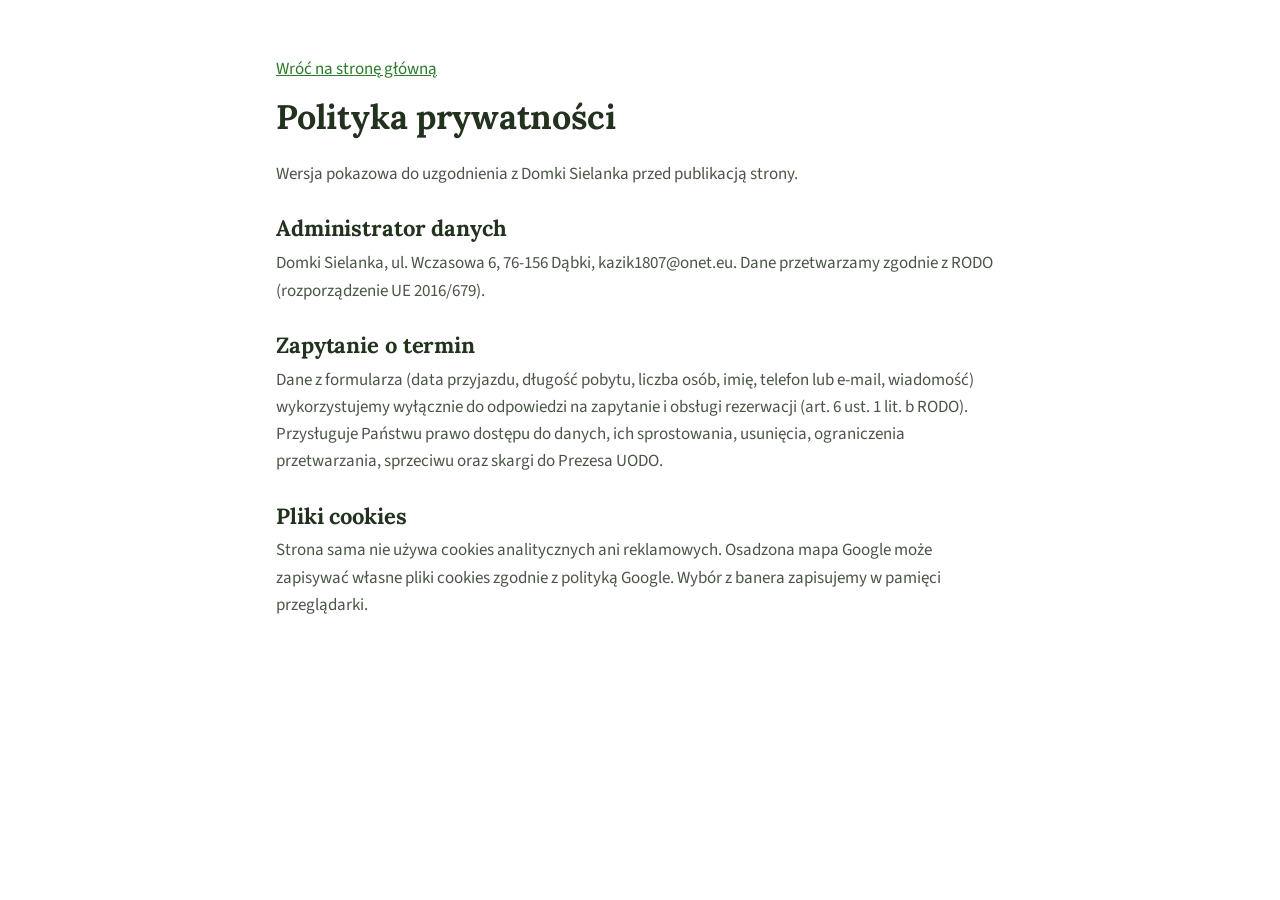
<file: polityka.html>
<!doctype html>
<html lang="pl"><head><meta charset="utf-8"><meta name="viewport" content="width=device-width,initial-scale=1"><meta name="robots" content="noindex,nofollow">
<title>Polityka prywatności | Domki Sielanka</title><link rel="stylesheet" href="style.css">
<style>.pp{max-width:760px;margin:0 auto;padding:56px 16px 80px}.pp h1{font-size:34px;margin:0 0 24px}.pp h2{font-size:22px;margin:28px 0 8px}.pp p{color:var(--tekst2)}</style></head>
<body><main class="pp">
<p><a href="index.html">Wróć na stronę główną</a></p>
<h1>Polityka prywatności</h1>
<p>Wersja pokazowa do uzgodnienia z Domki Sielanka przed publikacją strony.</p>
<h2>Administrator danych</h2>
<p>Domki Sielanka, ul. Wczasowa 6, 76-156 Dąbki, kazik1807@onet.eu. Dane przetwarzamy zgodnie z RODO (rozporządzenie UE 2016/679).</p>
<h2>Zapytanie o termin</h2>
<p>Dane z formularza (data przyjazdu, długość pobytu, liczba osób, imię, telefon lub e-mail, wiadomość) wykorzystujemy wyłącznie do odpowiedzi na zapytanie i obsługi rezerwacji (art. 6 ust. 1 lit. b RODO). Przysługuje Państwu prawo dostępu do danych, ich sprostowania, usunięcia, ograniczenia przetwarzania, sprzeciwu oraz skargi do Prezesa UODO.</p>
<h2>Pliki cookies</h2>
<p>Strona sama nie używa cookies analitycznych ani reklamowych. Osadzona mapa Google może zapisywać własne pliki cookies zgodnie z polityką Google. Wybór z banera zapisujemy w pamięci przeglądarki.</p>
</main></body></html>
</file>
<file: style.css>
@font-face{font-family:"Lora";src:url(fonts/lora-ext.woff2) format("woff2");font-weight:400 700;font-display:swap;unicode-range:U+0100-02BA,U+02BD-02C5,U+02C7-02CC,U+02CE-02D7,U+02DD-02FF,U+0304,U+0308,U+0329,U+1D00-1DBF,U+1E00-1E9F,U+1EF2-1EFF,U+2020,U+20A0-20AB,U+20AD-20C0,U+2113,U+2C60-2C7F,U+A720-A7FF}
@font-face{font-family:"Lora";src:url(fonts/lora.woff2) format("woff2");font-weight:400 700;font-display:swap;unicode-range:U+0000-00FF,U+0131,U+0152-0153,U+02BB-02BC,U+02C6,U+02DA,U+02DC,U+0304,U+0308,U+0329,U+2000-206F,U+20AC,U+2122,U+2191,U+2193,U+2212,U+2215,U+FEFF,U+FFFD}
@font-face{font-family:"Source Sans 3";src:url(fonts/sans-ext.woff2) format("woff2");font-weight:400 700;font-display:swap;unicode-range:U+0100-02BA,U+02BD-02C5,U+02C7-02CC,U+02CE-02D7,U+02DD-02FF,U+0304,U+0308,U+0329,U+1D00-1DBF,U+1E00-1E9F,U+1EF2-1EFF,U+2020,U+20A0-20AB,U+20AD-20C0,U+2113,U+2C60-2C7F,U+A720-A7FF}
@font-face{font-family:"Source Sans 3";src:url(fonts/sans.woff2) format("woff2");font-weight:400 700;font-display:swap;unicode-range:U+0000-00FF,U+0131,U+0152-0153,U+02BB-02BC,U+02C6,U+02DA,U+02DC,U+0304,U+0308,U+0329,U+2000-206F,U+20AC,U+2122,U+2191,U+2193,U+2212,U+2215,U+FEFF,U+FFFD}

:root{
  --ziel:#22321E;      /* logo */
  --akc:#2D7A2B;       /* nasycona zieleń z odcienia logo */
  --szary:#EEF1F3;
  --tekst:#1B2419;
  --tekst2:#4A5548;
  --linia:#D7DDE1;
  --nag:80px;
  --r:6px;
}
*,*::before,*::after{box-sizing:border-box}
html{scroll-behavior:smooth;scroll-padding-top:var(--nag);-webkit-text-size-adjust:100%}
body{margin:0;background:#fff;color:var(--tekst);font:400 17px/1.6 "Source Sans 3",system-ui,sans-serif;overflow-x:hidden}
img{display:block;max-width:100%;height:auto}
a{color:var(--akc)}
h1,h2,h3{font-family:"Lora",Georgia,serif;font-weight:700;line-height:1.18;margin:0;color:var(--ziel);letter-spacing:-.005em}
h2{font-size:clamp(28px,3.3vw,42px)}
h3{font-size:21px}
p{margin:0 0 14px}
.wrap{width:min(1200px,100% - 32px);margin:0 auto}
.male{font-size:14px;color:var(--tekst2)}

/* przyciski */
.przycisk{display:inline-flex;align-items:center;justify-content:center;gap:8px;min-height:48px;padding:12px 22px;border:2px solid var(--akc);border-radius:var(--r);background:var(--akc);color:#fff;font:600 17px/1.2 "Source Sans 3",sans-serif;text-decoration:none;cursor:pointer;transition:background .18s,border-color .18s}
.przycisk:hover{background:var(--ziel);border-color:var(--ziel)}
.przycisk:focus-visible,.burger:focus-visible,.tor:focus-visible,.tor-poziomy:focus-visible{outline:3px solid #7DC56F;outline-offset:2px}
.przycisk-duzy{min-height:56px;padding:14px 30px;font-size:18px}
.przycisk-obrys{background:transparent;color:var(--akc)}
.przycisk-obrys:hover{color:#fff}

/* nagłówek */
.naglowek{position:sticky;top:0;z-index:50;height:var(--nag);background:#fff;border-bottom:1px solid var(--linia)}
.naglowek-in{height:100%;display:flex;align-items:center;gap:28px;width:min(1320px,100% - 32px);margin:0 auto}
.logo{display:block;color:var(--ziel);flex:none}
.logo svg{display:block;width:106px;height:66px;fill:currentColor}
.menu{display:flex;gap:26px;margin-left:auto}
.menu>a{position:relative;color:var(--tekst);text-decoration:none;font-weight:600;font-size:16px;padding:6px 0}
.menu>a::after{content:"";position:absolute;left:50%;bottom:-2px;width:8px;height:8px;margin-left:-4px;border:2px solid var(--akc);border-radius:50%;opacity:0;transition:opacity .2s}
.menu>a:hover{color:var(--akc)}
.menu>a[aria-current]{color:var(--akc)}
.menu>a[aria-current]::after{opacity:1}
.menu-tel{display:none}
.nag-tel{display:inline-flex;align-items:center;gap:8px;color:var(--ziel);font-weight:700;text-decoration:none;font-size:17px;white-space:nowrap}
.nag-tel svg{width:20px;height:20px}
.nag-cta{min-height:44px;padding:9px 18px;font-size:16px;white-space:nowrap}
.burger{display:none}

/* pierwszy ekran */
.hero{position:relative;min-height:calc(100svh - var(--nag));display:flex;flex-direction:column;justify-content:flex-end;overflow:hidden;color:#fff;isolation:isolate}
.hero-foto{position:absolute;inset:0;z-index:-2}
.hero-foto img{width:100%;height:100%;object-fit:cover;object-position:50% 40%}
.hero::before{content:"";position:absolute;inset:0;z-index:-1;background:linear-gradient(90deg,rgba(20,32,18,.66) 0%,rgba(20,32,18,.42) 36%,rgba(20,32,18,0) 62%),linear-gradient(0deg,rgba(20,32,18,.4) 0%,rgba(20,32,18,0) 36%)}
.hero-in{width:min(1200px,100% - 32px);margin:0 auto;padding:48px 0 calc(var(--dw)/4 + 18px)}
.hero h1{color:#fff;text-shadow:0 1px 18px rgba(0,0,0,.3)}
.marka-h{display:flex;flex-direction:column;gap:6px}
.mh-nazwa{font-size:clamp(30px,3.2vw,50px);line-height:1;letter-spacing:-.01em;opacity:.94}
.mh-domki{font-family:"Source Sans 3",sans-serif;font-weight:700;letter-spacing:.06em;margin-right:.08em}
.mh-gdzie{display:flex;flex-wrap:wrap;align-items:center;gap:10px 18px;line-height:1}
.mh-dabki{font-size:clamp(60px,7.4vw,118px);line-height:.95;letter-spacing:-.02em;text-shadow:0 2px 24px rgba(0,0,0,.35)}
.mh-w{font-size:.5em;font-weight:600;letter-spacing:0;vertical-align:.12em}
.mh-ulica{font-family:"Source Sans 3",sans-serif;font-size:clamp(15px,1.1vw,18px);font-weight:600;letter-spacing:.01em;padding:5px 12px;border:1.5px solid rgba(255,255,255,.75);border-radius:30px;text-shadow:none;background:rgba(20,32,18,.35)}
.hero .haslo{font-family:"Lora",Georgia,serif;font-weight:600;font-size:clamp(21px,1.9vw,30px);line-height:1.25;max-width:24em;margin:22px 0 0;text-wrap:balance;color:#fff;text-shadow:0 1px 14px rgba(0,0,0,.3)}
.hero .lead{font-size:clamp(17px,1.25vw,19px);line-height:1.55;max-width:36em;margin:14px 0 28px;color:#F1F5EF}
.hero{--dw:min(540px,36vw)}
.dach{position:absolute;left:50%;bottom:-1px;width:var(--dw,min(540px,36vw));height:auto;aspect-ratio:4/1;transform:translateX(-50%);fill:#fff;display:block;overflow:visible}

/* sekcje */
.sekcja{position:relative;padding:72px 0 88px}
.szara{background:var(--szary)}
.ciemna{background:var(--ziel);color:#E4EAE1}
.ciemna h2,.ciemna h3{color:#fff}
.glowa{max-width:720px;margin-bottom:38px}
.glowa p{color:var(--tekst2);font-size:18px;margin-top:14px}
.ciemna .glowa p{color:#CFD9CB}
.srodek{margin-left:auto;margin-right:auto;text-align:center}
.glowa-bok{display:grid;grid-template-columns:minmax(0,1fr) minmax(0,1fr);gap:16px 56px;max-width:none;align-items:end}
.glowa-bok p{margin:0}
.wstep{font-size:18px;color:var(--tekst2)}

.kolka{list-style:none;margin:0;padding:0}
.kolka li{position:relative;padding:5px 0 5px 26px}
.kolka li::before{content:"";position:absolute;left:2px;top:.72em;width:9px;height:9px;border:2.5px solid var(--akc);border-radius:50%}

/* domek */
.domek{display:grid;grid-template-columns:minmax(0,1.55fr) minmax(0,1fr);gap:48px;align-items:start}
.domek-opis{display:grid;gap:22px}
.poziom h3{font-size:20px;padding-bottom:8px;margin-bottom:6px;border-bottom:1px solid var(--linia)}
.domek-opis .przycisk{justify-self:start;margin-top:4px}

/* galerie w kartach */
.galeria{position:relative;overflow:hidden;background:#dfe5e0}
.galeria-duza{border-radius:var(--r)}
.tor{display:flex;overflow-x:auto;scroll-snap-type:x mandatory;scrollbar-width:none;overscroll-behavior-x:contain}
.tor::-webkit-scrollbar{display:none}
.tor>img{flex:0 0 100%;width:100%;aspect-ratio:3/2;object-fit:cover;scroll-snap-align:start;user-select:none;-webkit-user-drag:none}
.galeria-duza .tor>img{aspect-ratio:16/10.5}
.tor.ciagnie,.tor-poziomy.ciagnie{scroll-snap-type:none;cursor:grabbing}
.strz{position:absolute;top:50%;width:42px;height:42px;margin-top:-21px;border:0;border-radius:50%;background:rgba(255,255,255,.92);color:var(--ziel);display:grid;place-items:center;cursor:pointer;opacity:0;transition:opacity .2s}
.strz svg{width:16px;height:16px}
.strz.l{left:10px}.strz.p{right:10px}
.galeria:hover .strz,.strz:focus-visible{opacity:1}
.licznik{position:absolute;right:12px;bottom:12px;z-index:2;white-space:nowrap;line-height:1.4;background:rgba(20,32,18,.72);color:#fff;font-size:13px;font-weight:600;padding:3px 9px;border-radius:20px;pointer-events:none}
@media (hover:none){.strz{display:none}}

/* tory poziome (ogródek, okolica) */
.tor-poziomy{display:flex;gap:16px;overflow-x:auto;scroll-snap-type:x mandatory;scrollbar-width:none;padding:0 max(16px,(100% - 1200px)/2);scroll-padding:0 max(16px,(100% - 1200px)/2);cursor:grab}
.tor-poziomy::-webkit-scrollbar{display:none}
.kafel{flex:0 0 auto;margin:0;scroll-snap-align:start;position:relative;border-radius:var(--r);overflow:hidden}
.kafel img{height:clamp(260px,30vw,420px);width:auto;max-width:calc(100vw - 48px);object-fit:cover;user-select:none;-webkit-user-drag:none;pointer-events:none}
.kafel figcaption{position:absolute;left:0;right:0;bottom:0;padding:28px 60px 12px 14px;background:linear-gradient(0deg,rgba(20,32,18,.75),rgba(20,32,18,0));color:#fff;font-weight:600;font-size:16px}

.tor-nav{width:min(1200px,100% - 32px);margin:-18px auto 14px;display:flex;justify-content:flex-end;gap:10px}
.strz-t{width:46px;height:46px;border-radius:50%;border:2px solid var(--ziel);background:#fff;color:var(--ziel);display:grid;place-items:center;cursor:pointer;transition:background .18s,color .18s}
.strz-t svg{width:16px;height:16px}
.strz-t:hover:not(:disabled){background:var(--ziel);color:#fff}
.strz-t:disabled{opacity:.3;cursor:default}
.ciemna .strz-t{background:transparent;border-color:#fff;color:#fff}
.ciemna .strz-t:hover:not(:disabled){background:#fff;color:var(--ziel)}
@media (hover:none),(max-width:760px){.tor-nav{display:none}}

/* karty dzieci */
.karty{display:grid;grid-template-columns:repeat(4,minmax(0,1fr));gap:20px}
.karta{background:#fff;border:1px solid var(--linia);border-radius:var(--r);overflow:hidden;display:flex;flex-direction:column}
.karta-tresc{padding:16px 18px 20px}
.karta-tresc h3{font-size:20px;margin-bottom:6px}
.karta-tresc p{margin:0;color:var(--tekst2);font-size:16px}

/* Dąbki */
.dach-gora{top:auto;bottom:calc(100% - 1px);fill:var(--ziel)}
.ciemna{padding-top:72px;margin-top:calc(min(540px,36vw)/4)}
.odleglosci{list-style:none;margin:0 auto 44px;padding:0;display:flex;justify-content:center;flex-wrap:wrap;gap:12px 44px;font-size:17px;color:#CFD9CB}
.odleglosci li{position:relative;padding-left:24px}
.odleglosci li::before{content:"";position:absolute;left:0;top:.5em;width:10px;height:10px;border:2.5px solid #8FD17F;border-radius:50%}
.odleglosci b{color:#fff;font-weight:700}

/* cennik */
.cennik{display:grid;grid-template-columns:minmax(0,1fr) minmax(0,1fr);gap:56px;align-items:start}
.cennik h2{margin-bottom:14px}
.tabela{width:100%;border-collapse:collapse;background:#fff;border-radius:var(--r);overflow:hidden;margin:8px 0 14px;font-size:17px}
.tabela caption{text-align:left;font-weight:700;color:var(--ziel);padding:0 0 10px;font-size:17px}
.tabela th{background:var(--ziel);color:#fff;text-align:left;font-weight:600;padding:11px 18px}
.tabela td{padding:10px 18px;border-top:1px solid var(--linia)}
.tabela td:last-child,.tabela th:last-child{text-align:right;font-weight:700;color:var(--ziel);white-space:nowrap}
.tabela th:last-child{color:#fff}
.tabela .szczyt td{background:#E3F0E1}
.zasady{background:#fff;border-radius:var(--r);padding:28px 30px;border:1px solid var(--linia)}
.zasady h3{margin-bottom:10px}
.przelew{background:#fff;border:1px solid var(--linia);border-left:4px solid var(--akc);border-radius:var(--r);padding:14px 18px;margin:18px 0 20px}
.przelew p{margin:0}
.przelew-tyt{font-weight:700;color:var(--ziel);margin-bottom:4px!important}
.konto{font-weight:700;color:var(--ziel);font-variant-numeric:tabular-nums;letter-spacing:.02em}

/* termin */
.termin{display:grid;grid-template-columns:minmax(0,.9fr) minmax(0,1.1fr);gap:56px;align-items:start}
.termin h2{margin-bottom:14px}
.telefony{display:grid;gap:8px;margin:22px 0}
.telefony a{display:inline-flex;align-items:center;gap:10px;font-family:"Lora",serif;font-size:clamp(24px,2.4vw,30px);font-weight:700;color:var(--ziel);text-decoration:none}
.telefony svg{width:24px;height:24px;color:var(--akc)}
.formularz{background:var(--szary);border-radius:var(--r);padding:28px;display:grid;gap:14px}
.formularz label{display:grid;gap:5px;font-weight:600;font-size:15px;color:var(--ziel)}
.formularz input,.formularz select,.formularz textarea{width:100%;min-width:0;font:400 17px/1.4 "Source Sans 3",sans-serif;padding:11px 12px;border:1px solid #C3CBC2;border-radius:var(--r);background:#fff;color:var(--tekst)}
.formularz input:focus,.formularz select:focus,.formularz textarea:focus{outline:2px solid var(--akc);outline-offset:0;border-color:var(--akc)}
.pola-2{display:grid;grid-template-columns:minmax(0,1fr) minmax(0,1fr);gap:14px}
.formularz .przycisk{justify-self:start}
.info-form{margin:0;font-size:14px;color:var(--tekst2)}
.info-form.ok{color:var(--akc);font-weight:600}
.mapa{margin-top:56px}
.mapa iframe{display:block;width:100%;height:380px;border:0;border-radius:var(--r)}

/* stopka */
.stopka{position:relative;background:var(--ziel);color:#CFD9CB;padding:56px 0 28px;margin-top:calc(min(540px,36vw)/4 + 40px);font-size:16px}
.stopka a{color:#fff;text-decoration:none}
.stopka a:hover{text-decoration:underline}
.stopka-in{display:grid;grid-template-columns:minmax(0,1.4fr) minmax(0,1fr) minmax(0,1fr);gap:28px}
.logo-stopka{color:#fff;margin-bottom:12px}
.logo-stopka svg{width:110px;height:68px}
.st-tyt{color:#fff;font-weight:700;margin-bottom:6px}
.stopka-dol{display:flex;justify-content:space-between;flex-wrap:wrap;gap:12px 24px;align-items:center;border-top:1px solid rgba(255,255,255,.16);margin-top:28px;padding-top:20px;font-size:14px}
.stopka-dol p{margin:0}

/* pasek mobilny i cookies */
.pasek-mob{display:none}
.cookies{position:fixed;left:16px;bottom:16px;z-index:70;max-width:min(420px,calc(100% - 32px));background:#fff;border:1px solid var(--linia);border-radius:var(--r);box-shadow:0 10px 30px rgba(0,0,0,.14);padding:16px 18px;font-size:15px}
.cookies p{margin:0 0 12px}
.cookies div{display:flex;gap:10px;flex-wrap:wrap}
.cookies .przycisk{min-height:42px;padding:8px 16px;font-size:15px}
.cookies[hidden]{display:none}

/* średnie ekrany */
@media (max-width:1180px){
  .menu{gap:18px}
  .nag-tel span{display:none}
  .karty{grid-template-columns:repeat(2,minmax(0,1fr))}
}
@media (max-height:820px) and (min-width:761px){
  .mh-nazwa{font-size:clamp(28px,2.8vw,42px)}
  .mh-dabki{font-size:clamp(56px,6.4vw,92px)}
  .hero .haslo{margin-top:16px}
  .hero .lead{margin:12px 0 22px}
}

/* telefon / tablet */
@media (max-width:960px){
  :root{--nag:68px}
  .logo svg{width:90px;height:56px}
  .menu{position:fixed;top:var(--nag);left:0;right:0;bottom:0;background:#fff;flex-direction:column;gap:0;padding:12px 24px 32px;transform:translateX(100%);visibility:hidden;transition:transform .25s,visibility .25s;overflow-y:auto}
  .menu.otwarte{transform:none;visibility:visible}
  .menu>a{font-family:"Lora",serif;font-size:24px;padding:14px 0;border-bottom:1px solid var(--linia)}
  .menu>a::after{left:auto;right:4px;top:50%;margin:-5px 0 0;width:10px;height:10px}
  .menu-tel{display:grid;gap:10px;margin-top:22px}
  .menu-tel a{font-weight:700;font-size:20px;color:var(--ziel);text-decoration:none}
  .nag-tel{margin-left:auto;width:44px;height:44px;justify-content:center;border:2px solid var(--linia);border-radius:50%}
  .nag-cta{display:none}
  .burger{display:grid;place-content:center;gap:6px;width:44px;height:44px;border:0;background:var(--ziel);border-radius:var(--r);cursor:pointer}
  .burger span{display:block;width:20px;height:2px;background:#fff;transition:transform .2s}
  .burger[aria-expanded="true"] span:first-child{transform:translateY(4px) rotate(45deg)}
  .burger[aria-expanded="true"] span:last-child{transform:translateY(-4px) rotate(-45deg)}
  .domek,.cennik,.termin{grid-template-columns:minmax(0,1fr);gap:32px}
  .glowa-bok{grid-template-columns:minmax(0,1fr)}
}
@media (max-width:760px){
  body{font-size:16.5px}
  .hero{--dw:62vw}
  .dach{--dw:62vw}
  .hero-foto img{object-position:50% 0}
  .hero::before{background:linear-gradient(0deg,rgba(20,32,18,.88) 0%,rgba(20,32,18,.7) 34%,rgba(20,32,18,.1) 60%,rgba(20,32,18,0) 72%)}
  .hero-in{padding:130px 0 calc(var(--dw)/4 + 18px)}
  .mh-nazwa{font-size:clamp(26px,7.6vw,32px)}
  .mh-gdzie{gap:8px 10px}
  .mh-dabki{font-size:clamp(50px,14.4vw,62px)}
  .mh-ulica{font-size:14px;padding:3px 10px}
  .hero .haslo{font-size:clamp(19px,5.4vw,22px);margin-top:14px}
  .hero .lead{font-size:16px;margin:10px 0 20px}
  .sekcja{padding:52px 0 64px}
  .ciemna{padding-top:48px;margin-top:calc(62vw/4)}
  .glowa{margin-bottom:26px}
  .glowa p{font-size:17px}
  .srodek{text-align:left}
  .odleglosci{margin-left:0}
  .karty{display:flex;overflow-x:auto;scroll-snap-type:x mandatory;gap:14px;margin:0 -16px;padding:0 16px;scrollbar-width:none}
  .karty::-webkit-scrollbar{display:none}
  .karta{flex:0 0 82%;scroll-snap-align:center}
  .kafel img{height:240px}
  .odleglosci{flex-direction:column;align-items:flex-start;gap:8px;max-width:330px}
  .tabela td,.tabela th{padding:9px 14px}
  .zasady{padding:22px 20px}
  .formularz{padding:20px 16px}
  .formularz .przycisk{width:100%}
  .mapa iframe{height:300px}
  .stopka{padding:40px 0 96px;margin-top:calc(62vw/4 + 28px)}
  .stopka-in{grid-template-columns:minmax(0,1fr) minmax(0,1fr)}
  .st-marka{grid-column:1/-1;display:flex;align-items:center;gap:18px}
  .st-marka p{margin:0}
  .logo-stopka{margin:0}
  .logo-stopka svg{width:84px;height:52px}
  .pasek-mob{display:grid;grid-template-columns:minmax(0,1fr) minmax(0,1.4fr);gap:10px;position:fixed;left:0;right:0;bottom:0;z-index:60;padding:10px 12px calc(10px + env(safe-area-inset-bottom));background:#fff;border-top:1px solid var(--linia);box-shadow:0 -6px 20px rgba(0,0,0,.08);transform:translateY(110%);transition:transform .25s}
  .pasek-mob.widac{transform:none}
  .pasek-mob a{display:flex;align-items:center;justify-content:center;gap:8px;min-height:48px;border-radius:var(--r);border:2px solid var(--ziel);color:var(--ziel);font-weight:700;text-decoration:none}
  .pasek-mob svg{width:18px;height:18px}
  .pasek-mob .pm-cta{background:var(--akc);border-color:var(--akc);color:#fff}
  .cookies{left:12px;right:12px;bottom:12px;max-width:none}
}
@media (max-width:760px) and (max-height:700px){
  .hero-in{padding-top:90px}
  .mh-nazwa{font-size:clamp(24px,7vw,28px)}
  .mh-dabki{font-size:clamp(46px,13vw,54px)}
  .hero .lead{display:none}
  .hero .haslo{margin-bottom:20px}
}
@media (prefers-reduced-motion:reduce){html{scroll-behavior:auto}*{transition:none!important}}
</file>
